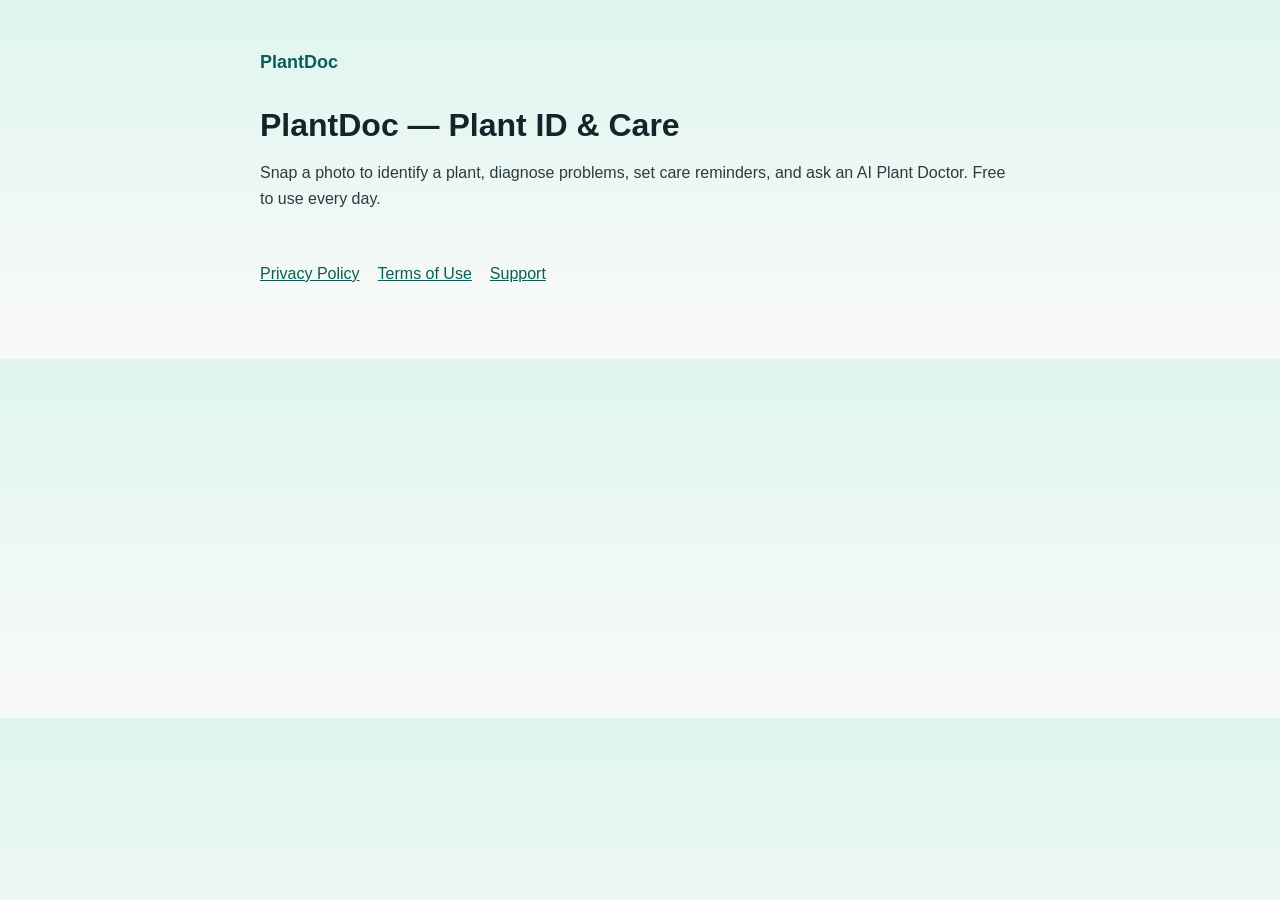
<file: index.html>
<!doctype html>
<html lang="en">
<head>
<meta charset="utf-8">
<meta name="viewport" content="width=device-width, initial-scale=1">
<title>Plant ID & Care · PlantDoc</title>
<link rel="stylesheet" href="style.css">
</head>
<body><main>
<header><a href="./">PlantDoc</a></header>
<h1>PlantDoc — Plant ID &amp; Care</h1>
<p>Snap a photo to identify a plant, diagnose problems, set care reminders, and ask an AI Plant Doctor. Free to use every day.</p>
<footer><a href="privacy.html">Privacy Policy</a><a href="terms.html">Terms of Use</a><a href="support.html">Support</a></footer>
</main></body>
</html>
</file>
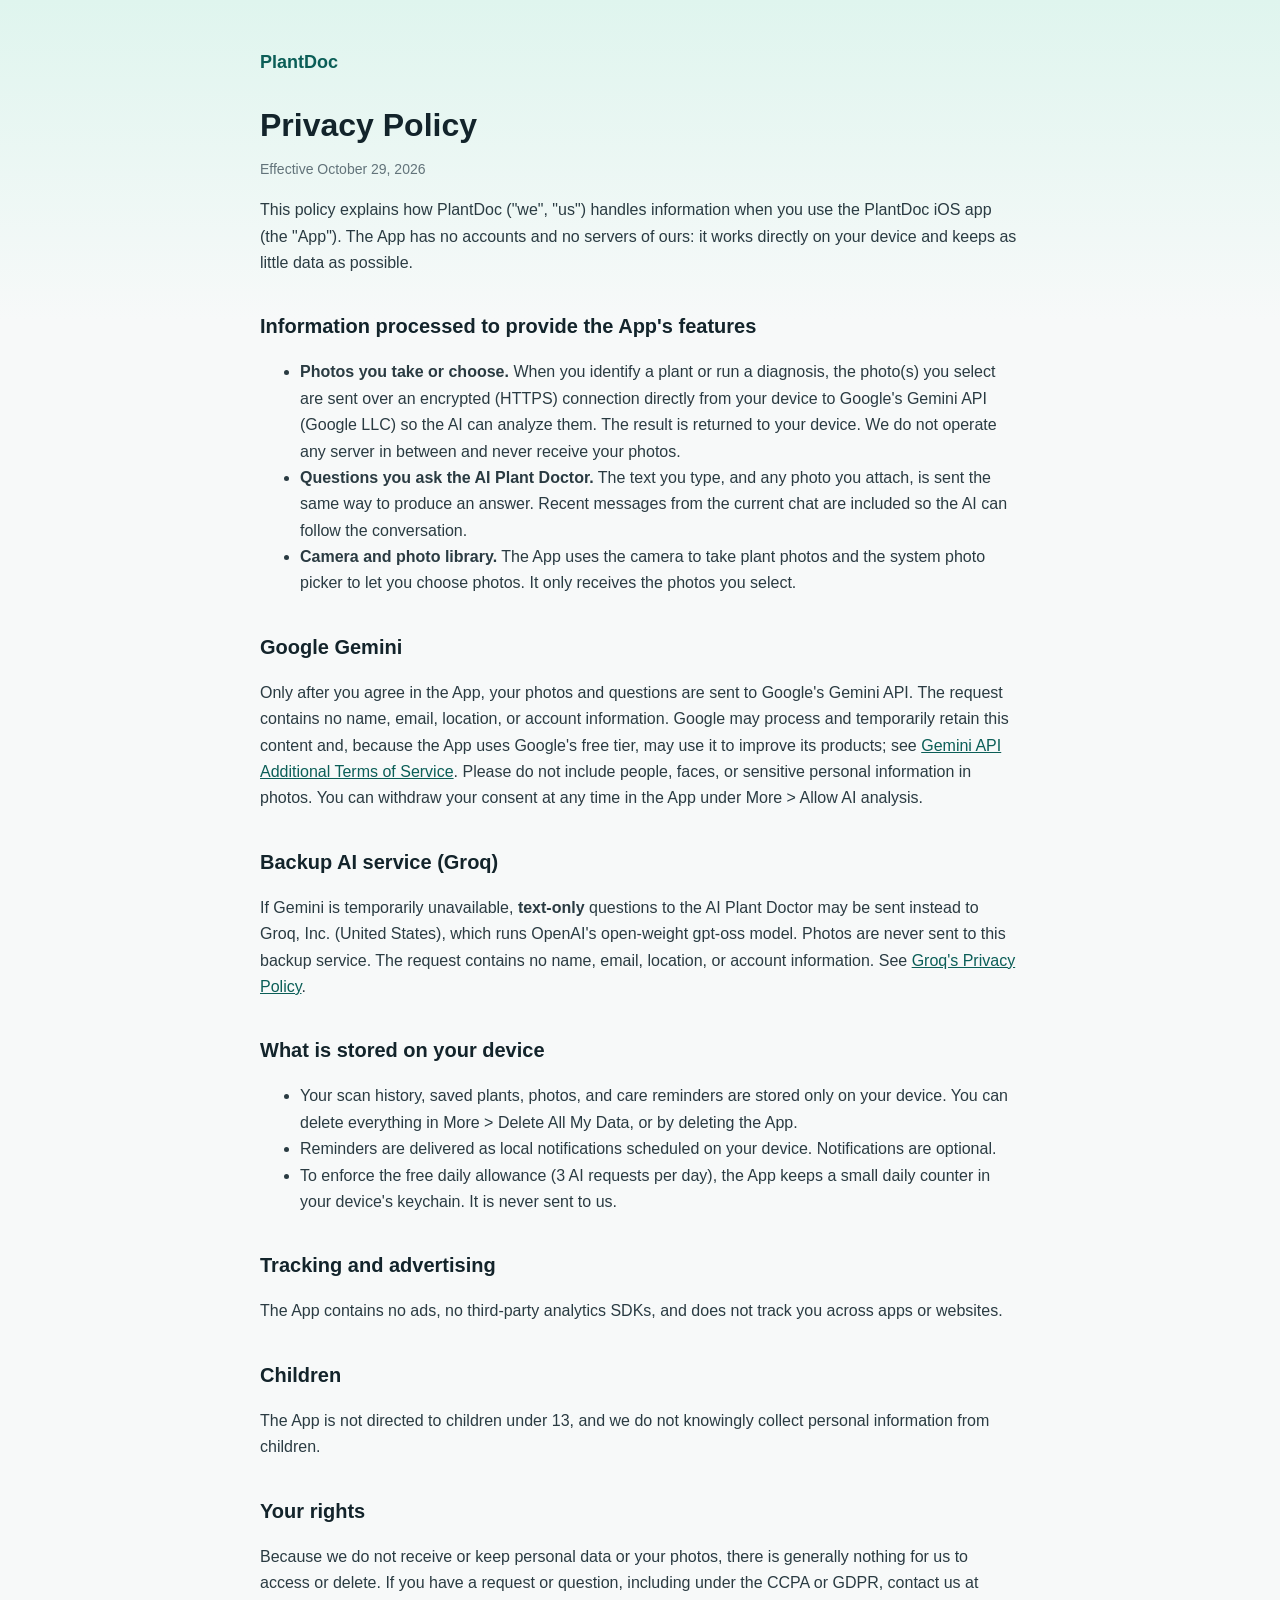
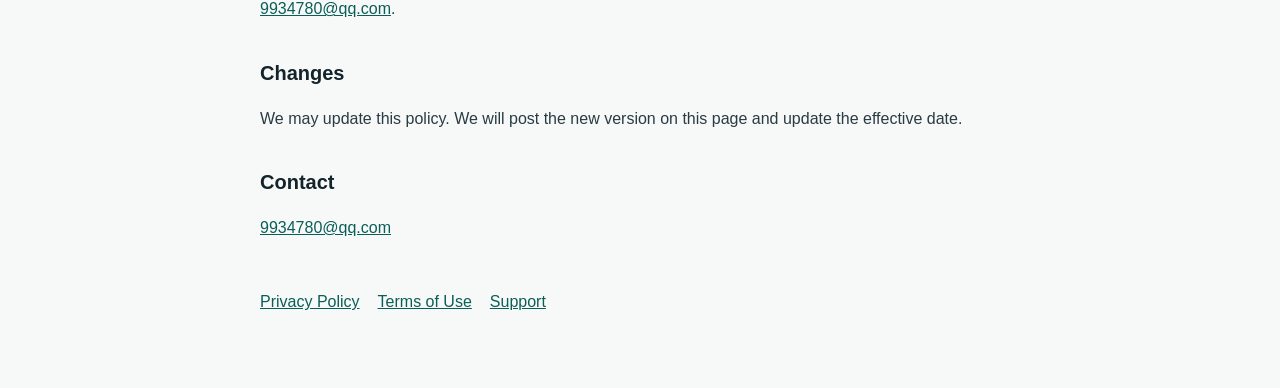
<file: privacy.html>
<!doctype html>
<html lang="en">
<head>
<meta charset="utf-8">
<meta name="viewport" content="width=device-width, initial-scale=1">
<title>Privacy Policy · PlantDoc</title>
<link rel="stylesheet" href="style.css">
</head>
<body><main>
<header><a href="./">PlantDoc</a></header>
<h1>Privacy Policy</h1>
<p class="muted">Effective October 29, 2026</p>
<p>This policy explains how PlantDoc ("we", "us") handles information when you use the PlantDoc iOS app (the "App"). The App has no accounts and no servers of ours: it works directly on your device and keeps as little data as possible.</p>

<h2>Information processed to provide the App's features</h2>
<ul>
  <li><strong>Photos you take or choose.</strong> When you identify a plant or run a diagnosis, the photo(s) you select are sent over an encrypted (HTTPS) connection directly from your device to Google's Gemini API (Google LLC) so the AI can analyze them. The result is returned to your device. We do not operate any server in between and never receive your photos.</li>
  <li><strong>Questions you ask the AI Plant Doctor.</strong> The text you type, and any photo you attach, is sent the same way to produce an answer. Recent messages from the current chat are included so the AI can follow the conversation.</li>
  <li><strong>Camera and photo library.</strong> The App uses the camera to take plant photos and the system photo picker to let you choose photos. It only receives the photos you select.</li>
</ul>

<h2>Google Gemini</h2>
<p>Only after you agree in the App, your photos and questions are sent to Google's Gemini API. The request contains no name, email, location, or account information. Google may process and temporarily retain this content and, because the App uses Google's free tier, may use it to improve its products; see <a href="https://ai.google.dev/gemini-api/terms">Gemini API Additional Terms of Service</a>. Please do not include people, faces, or sensitive personal information in photos. You can withdraw your consent at any time in the App under More &gt; Allow AI analysis.</p>

<h2>Backup AI service (Groq)</h2>
<p>If Gemini is temporarily unavailable, <strong>text-only</strong> questions to the AI Plant Doctor may be sent instead to Groq, Inc. (United States), which runs OpenAI's open-weight gpt-oss model. Photos are never sent to this backup service. The request contains no name, email, location, or account information. See <a href="https://groq.com/privacy-policy">Groq's Privacy Policy</a>.</p>

<h2>What is stored on your device</h2>
<ul>
  <li>Your scan history, saved plants, photos, and care reminders are stored only on your device. You can delete everything in More &gt; Delete All My Data, or by deleting the App.</li>
  <li>Reminders are delivered as local notifications scheduled on your device. Notifications are optional.</li>
  <li>To enforce the free daily allowance (3 AI requests per day), the App keeps a small daily counter in your device's keychain. It is never sent to us.</li>
</ul>

<h2>Tracking and advertising</h2>
<p>The App contains no ads, no third-party analytics SDKs, and does not track you across apps or websites.</p>

<h2>Children</h2>
<p>The App is not directed to children under 13, and we do not knowingly collect personal information from children.</p>

<h2>Your rights</h2>
<p>Because we do not receive or keep personal data or your photos, there is generally nothing for us to access or delete. If you have a request or question, including under the CCPA or GDPR, contact us at <a href="mailto:9934780@qq.com">9934780@qq.com</a>.</p>

<h2>Changes</h2>
<p>We may update this policy. We will post the new version on this page and update the effective date.</p>

<h2>Contact</h2>
<p><a href="mailto:9934780@qq.com">9934780@qq.com</a></p>
<footer><a href="privacy.html">Privacy Policy</a><a href="terms.html">Terms of Use</a><a href="support.html">Support</a></footer>
</main></body>
</html>
</file>
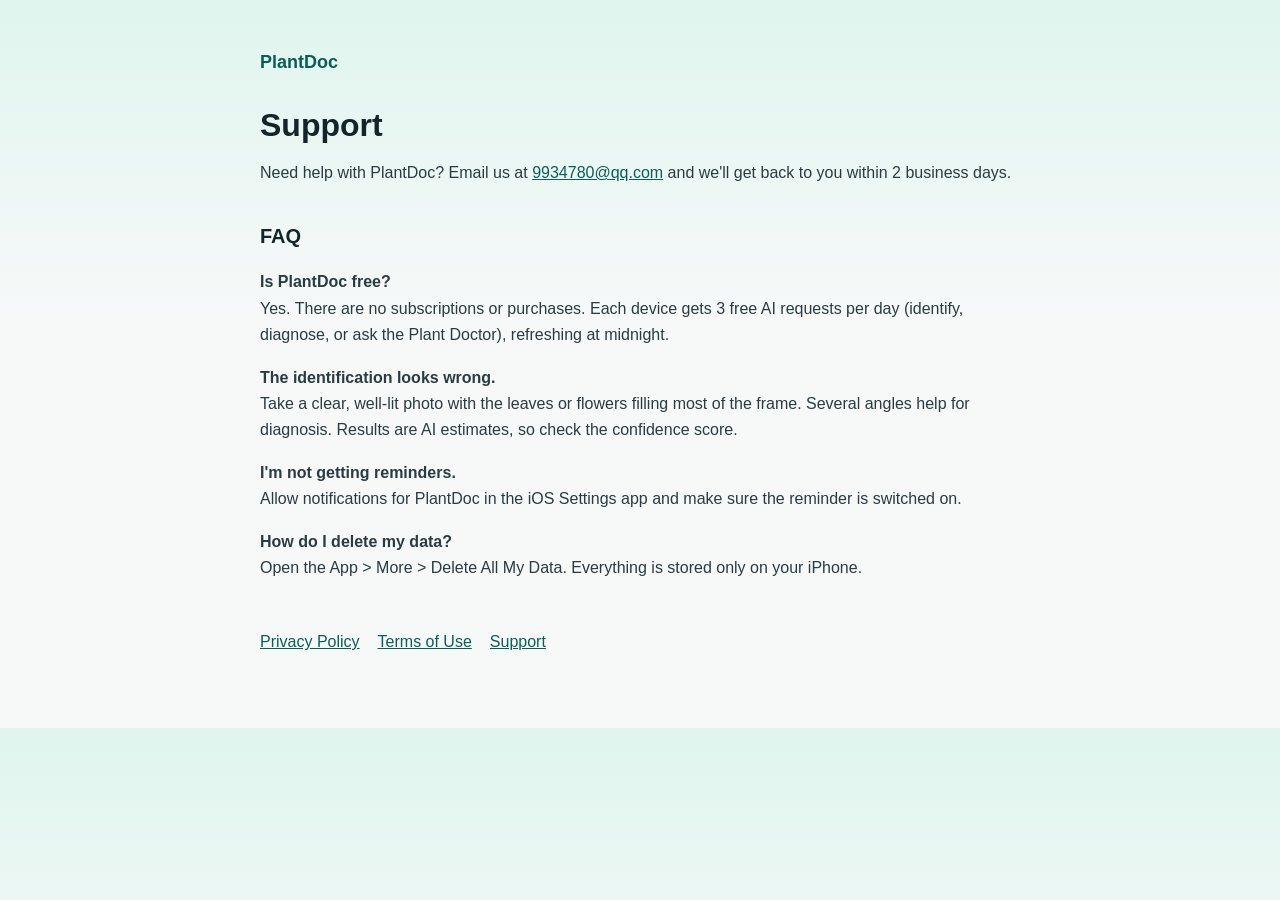
<file: support.html>
<!doctype html>
<html lang="en">
<head>
<meta charset="utf-8">
<meta name="viewport" content="width=device-width, initial-scale=1">
<title>Support · PlantDoc</title>
<link rel="stylesheet" href="style.css">
</head>
<body><main>
<header><a href="./">PlantDoc</a></header>
<h1>Support</h1>
<p>Need help with PlantDoc? Email us at <a href="mailto:9934780@qq.com">9934780@qq.com</a> and we'll get back to you within 2 business days.</p>
<h2>FAQ</h2>
<p><strong>Is PlantDoc free?</strong><br>Yes. There are no subscriptions or purchases. Each device gets 3 free AI requests per day (identify, diagnose, or ask the Plant Doctor), refreshing at midnight.</p>
<p><strong>The identification looks wrong.</strong><br>Take a clear, well-lit photo with the leaves or flowers filling most of the frame. Several angles help for diagnosis. Results are AI estimates, so check the confidence score.</p>
<p><strong>I'm not getting reminders.</strong><br>Allow notifications for PlantDoc in the iOS Settings app and make sure the reminder is switched on.</p>
<p><strong>How do I delete my data?</strong><br>Open the App &gt; More &gt; Delete All My Data. Everything is stored only on your iPhone.</p>
<footer><a href="privacy.html">Privacy Policy</a><a href="terms.html">Terms of Use</a><a href="support.html">Support</a></footer>
</main></body>
</html>
</file>
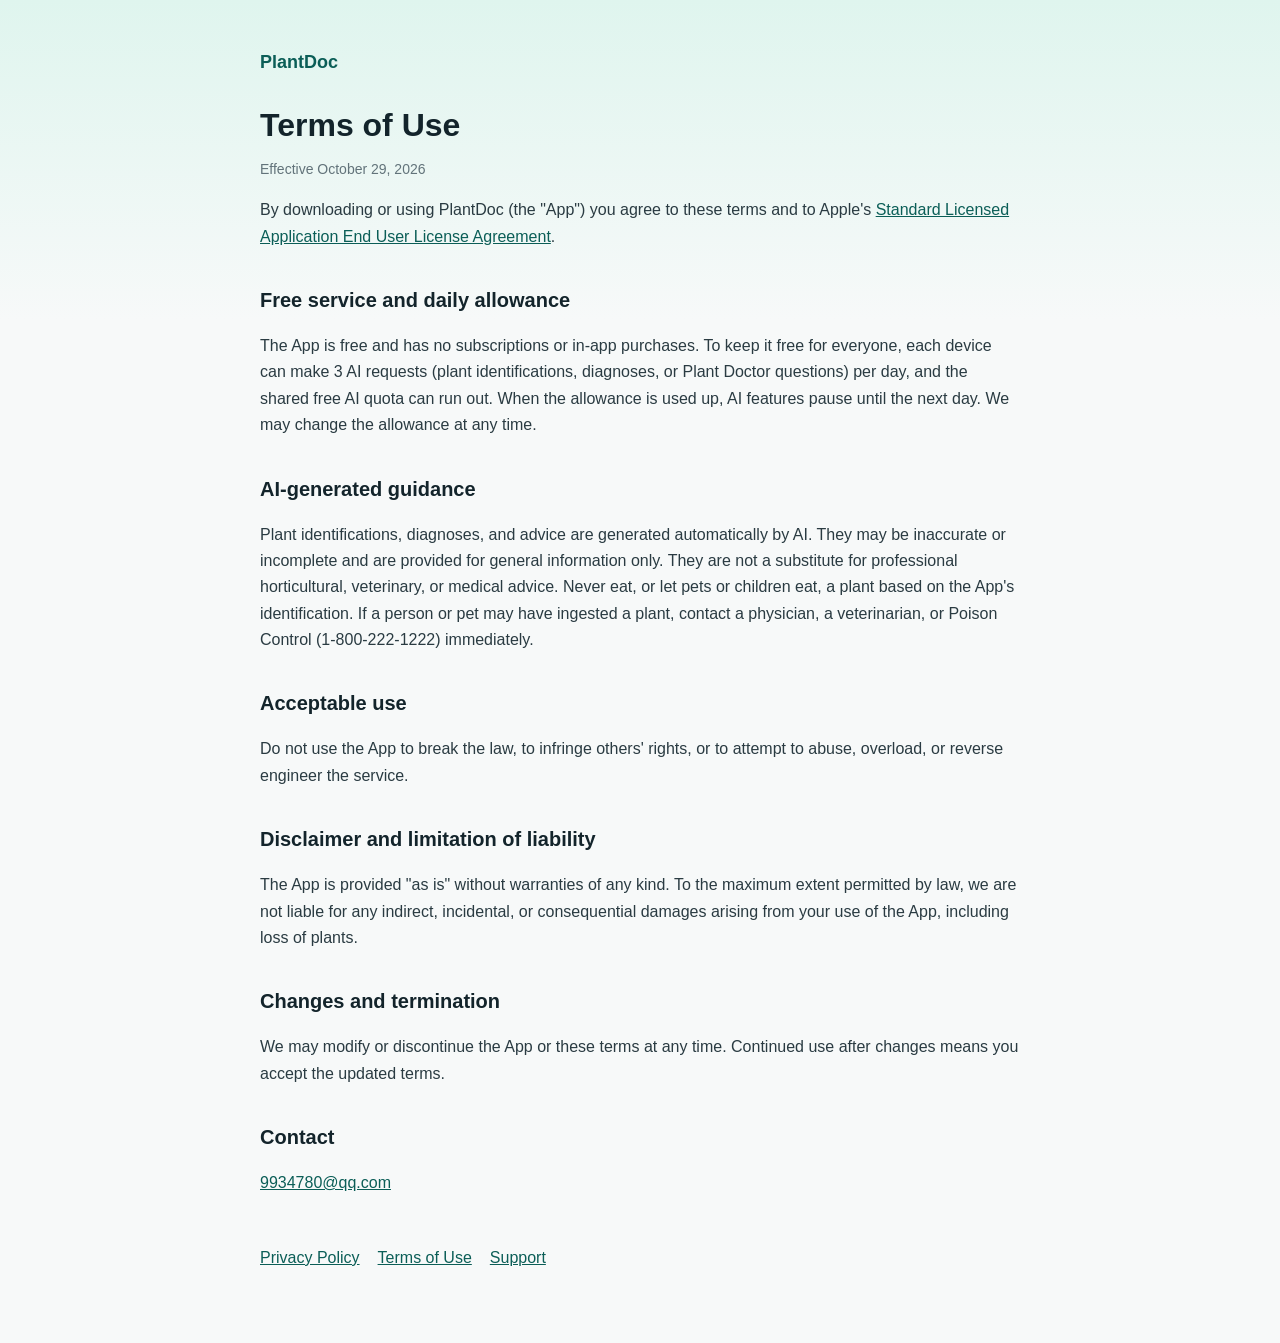
<file: terms.html>
<!doctype html>
<html lang="en">
<head>
<meta charset="utf-8">
<meta name="viewport" content="width=device-width, initial-scale=1">
<title>Terms of Use · PlantDoc</title>
<link rel="stylesheet" href="style.css">
</head>
<body><main>
<header><a href="./">PlantDoc</a></header>
<h1>Terms of Use</h1>
<p class="muted">Effective October 29, 2026</p>
<p>By downloading or using PlantDoc (the "App") you agree to these terms and to Apple's <a href="https://www.apple.com/legal/internet-services/itunes/dev/stdeula/">Standard Licensed Application End User License Agreement</a>.</p>
<h2>Free service and daily allowance</h2>
<p>The App is free and has no subscriptions or in-app purchases. To keep it free for everyone, each device can make 3 AI requests (plant identifications, diagnoses, or Plant Doctor questions) per day, and the shared free AI quota can run out. When the allowance is used up, AI features pause until the next day. We may change the allowance at any time.</p>
<h2>AI-generated guidance</h2>
<p>Plant identifications, diagnoses, and advice are generated automatically by AI. They may be inaccurate or incomplete and are provided for general information only. They are not a substitute for professional horticultural, veterinary, or medical advice. Never eat, or let pets or children eat, a plant based on the App's identification. If a person or pet may have ingested a plant, contact a physician, a veterinarian, or Poison Control (1-800-222-1222) immediately.</p>
<h2>Acceptable use</h2>
<p>Do not use the App to break the law, to infringe others' rights, or to attempt to abuse, overload, or reverse engineer the service.</p>
<h2>Disclaimer and limitation of liability</h2>
<p>The App is provided "as is" without warranties of any kind. To the maximum extent permitted by law, we are not liable for any indirect, incidental, or consequential damages arising from your use of the App, including loss of plants.</p>
<h2>Changes and termination</h2>
<p>We may modify or discontinue the App or these terms at any time. Continued use after changes means you accept the updated terms.</p>
<h2>Contact</h2>
<p><a href="mailto:9934780@qq.com">9934780@qq.com</a></p>
<footer><a href="privacy.html">Privacy Policy</a><a href="terms.html">Terms of Use</a><a href="support.html">Support</a></footer>
</main></body>
</html>
</file>
<file: style.css>
:root { --brand: #0B5E57; --ink: #13242B; --muted: #62737A; }
body { margin: 0; font: 16px/1.65 -apple-system, BlinkMacSystemFont, "Segoe UI", Roboto, sans-serif; color: var(--ink); background: linear-gradient(#DFF5EE, #F7F9F9 320px); }
main { max-width: 760px; margin: 0 auto; padding: 48px 22px 72px; }
header a { color: var(--brand); font-weight: 700; text-decoration: none; font-size: 18px; }
h1 { font-size: 32px; line-height: 1.2; margin: 28px 0 6px; }
h2 { font-size: 20px; margin: 34px 0 8px; }
p, li { color: #2A3B42; }
.muted { color: var(--muted); font-size: 14px; }
a { color: var(--brand); }
footer { margin-top: 48px; }
footer a { margin-right: 18px; }
</file>
